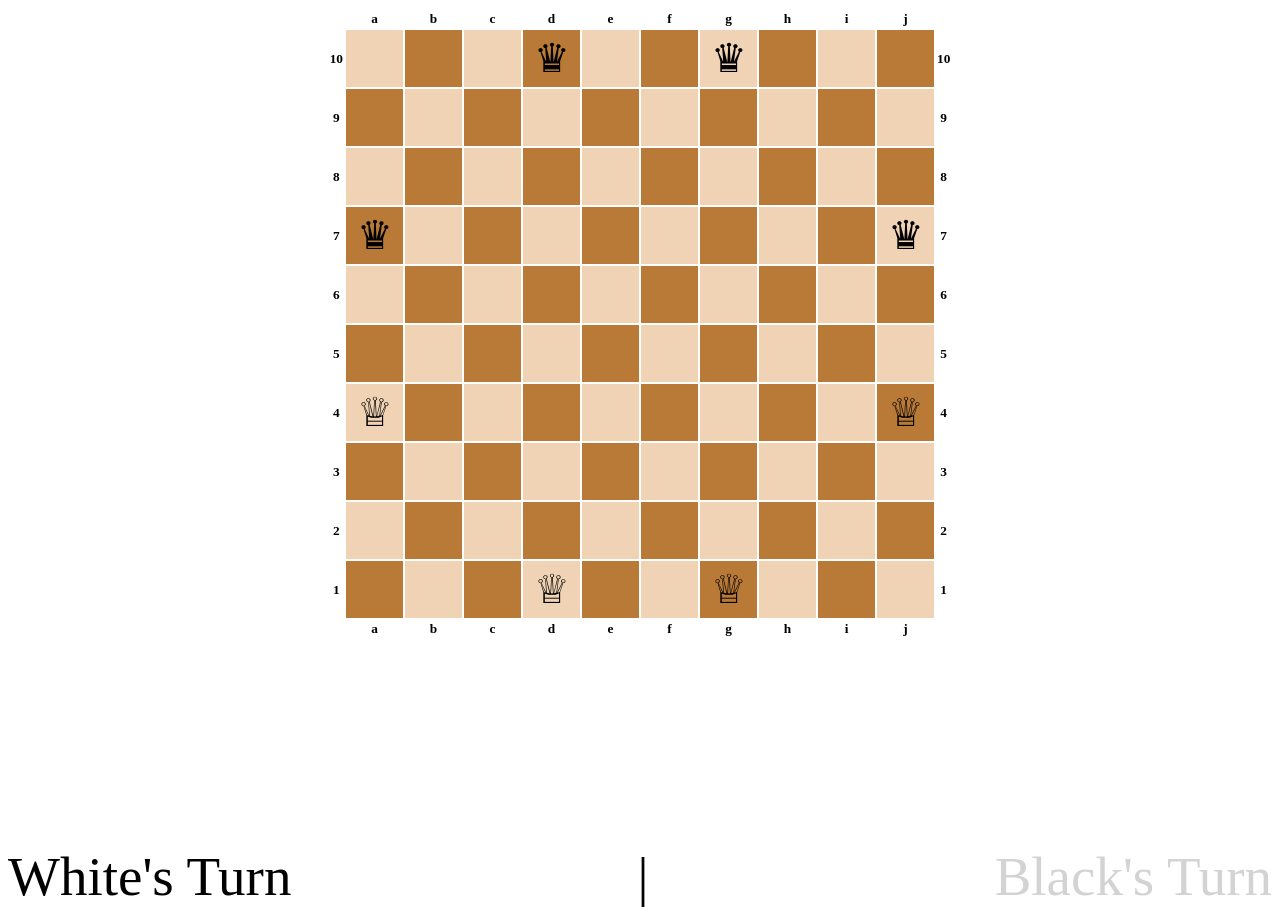
<file: index.html>
<!DOCTYPE html>
<html lang="en">
    
    <head><title>GameOfAmazons</title>
        <meta charset="UTF-8">
    <meta name="viewport" content="width=device-width, initial-scale=1.0">
        <link rel="stylesheet" type="text/css" href="style.css" />
        <script defer src="script.js"></script>

    </head>
    

    <body>
        <main>
        <div  class="white-turn-text mobile">
            White's Turn
        </div>
        <table>
            <tr>
                <th class="notations_cornor"></th>
                <th class="notations_hor">a</th><th class="notations_hor">b</th>
                <th class="notations_hor">c</th><th  class="notations_hor">d</th>
                <th class="notations_hor">e</th><th class="notations_hor">f</th>
                <th class="notations_hor">g</th><th class="notations_hor">h</th>
                <th class="notations_hor">i</th><th class="notations_hor">j</th>
                <th class="notations_cornor"></th>

            </tr>
            <tr>
                <!-- 10 -->
                <th class="notations_ver">10</th>
                <td class="lightsquare"></td><td></td>
                <td class="lightsquare"></td><td><div class="black-piece" id="1">♛</div></td>
                <td class="lightsquare"></td><td></td>
                <td class="lightsquare"><div class="black-piece" id="2">♛</div> </td><td></td>
                <td class="lightsquare"></td><td></td>
                <th class="notations_ver">10</th>
            </tr>
            <tr>
                <!-- 9 -->
                <th class="notations_ver">9</th>
                <td></td><td class="lightsquare"></td>
                <td></td><td class="lightsquare"></td>
                <td></td><td class="lightsquare"></td>
                <td></td><td class="lightsquare"></td>
                <td></td><td class="lightsquare"></td>
                <th class="notations_ver">9</th>
            </tr>
            <tr>
                <!-- 8 -->
                <th class="notations_ver">8</th>
                <td class="lightsquare"></td><td></td>
                <td class="lightsquare"></td><td></td>
                <td class="lightsquare"></td><td></td>
                <td class="lightsquare"></td><td></td>
                <td class="lightsquare"></td><td></td>
                <th class="notations_ver">8</th>
            </tr>
            <tr>
                <!-- 7 -->
                <th class="notations_ver">7</th>
                <td><div class="black-piece" id="3">♛</div> </td><td class="lightsquare"></td>
                <td></td><td class="lightsquare"></td>
                <td></td><td class="lightsquare"></td>
                <td></td><td class="lightsquare"></td>
                <td></td><td class="lightsquare"><div class="black-piece" id="4">♛</div></td>
                <th class="notations_ver">7</th>
                
            </tr>
            <tr>
                <!-- 6 -->
                <th class="notations_ver">6</th>
                <td class="lightsquare"></td><td></td>
                <td class="lightsquare"></td><td></td>
                <td class="lightsquare"></td><td></td>
                <td class="lightsquare"></td><td></td>
                <td class="lightsquare"></td><td></td>
                <th class="notations_ver">6</td>
            </tr>
            <tr>
                <!-- 5 -->
                <th class="notations_ver">5</th>
                <td></td><td class="lightsquare"></td>
                <td></td><td class="lightsquare"></td>
                <td></td><td class="lightsquare"></td>
                <td></td><td class="lightsquare"></td>
                <td></td><td class="lightsquare"></td>
                <th class="notations_ver">5</th>
                
            </tr>
            <tr>
                <!-- 4 -->
                <th class="notations_ver">4</th>
                <td class="lightsquare"><div class="white-piece" id="5">♕</div></td><td></td>
                <td class="lightsquare"></td><td></td>
                <td class="lightsquare"></td><td></td>
                <td class="lightsquare"></td><td></td>
                <td class="lightsquare"></td><td><div class="white-piece" id="6">♕</div></td>
                <th class="notations_ver">4</th>
            </tr>
            <tr>
                <!-- 3 -->
                <th class="notations_ver">3</th>
                <td></td><td class="lightsquare"></td>
                <td></td><td class="lightsquare"></td>
                <td></td><td class="lightsquare"></td>
                <td></td><td class="lightsquare"></td>
                <td></td><td class="lightsquare"></td>
                <th class="notations_ver">3</th>
                
            </tr>
            <tr>
                <!-- 2 -->
                <th class="notations_ver">2</th>
                <td class="lightsquare"></td><td></td>
                <td class="lightsquare"></td><td></td>
                <td class="lightsquare"></td><td></td>
                <td class="lightsquare"></td><td></td>
                <td class="lightsquare"></td><td></td>
                <th class="notations_ver">2</th>
            </tr>
            <tr>
                <!-- 1 -->
                <th class="notations_ver">1</th>
                <td></td><td class="lightsquare"></td>
                <td></td><td class="lightsquare"><div class="white-piece" id="7">♕</div></td>
                <td></td><td class="lightsquare"></td>
                <td><div class="white-piece" id="8">♕</div></td><td class="lightsquare"></td>
                <td></td><td class="lightsquare"></td>
                <th class="notations_ver">1</th>
                
            </tr>
            <tr>
                <th class="notations_cornor"></th>
                <th  class="notations_hor">a</th><th class="notations_hor">b</th>
                <th class="notations_hor">c</th><th  class="notations_hor">d</th>
                <th class="notations_hor">e</th><th class="notations_hor">f</th>
                <th class="notations_hor">g</th><th class="notations_hor">h</th>
                <th class="notations_hor">i</th><th class="notations_hor">j</th>
                <th class="notations_cornor"></th>

            </tr>
            
        </table>


        <div class="desktop">
        <div class="white-turn-text">White's Turn</div>
        <div id="divider">|</div>
        <div class="black-turn-text">Black's Turn</div>
    </div>
    <div class="black-turn-text mobile">
        Black's Turn
    </div>
</main>
    </body>
</html>
</file>
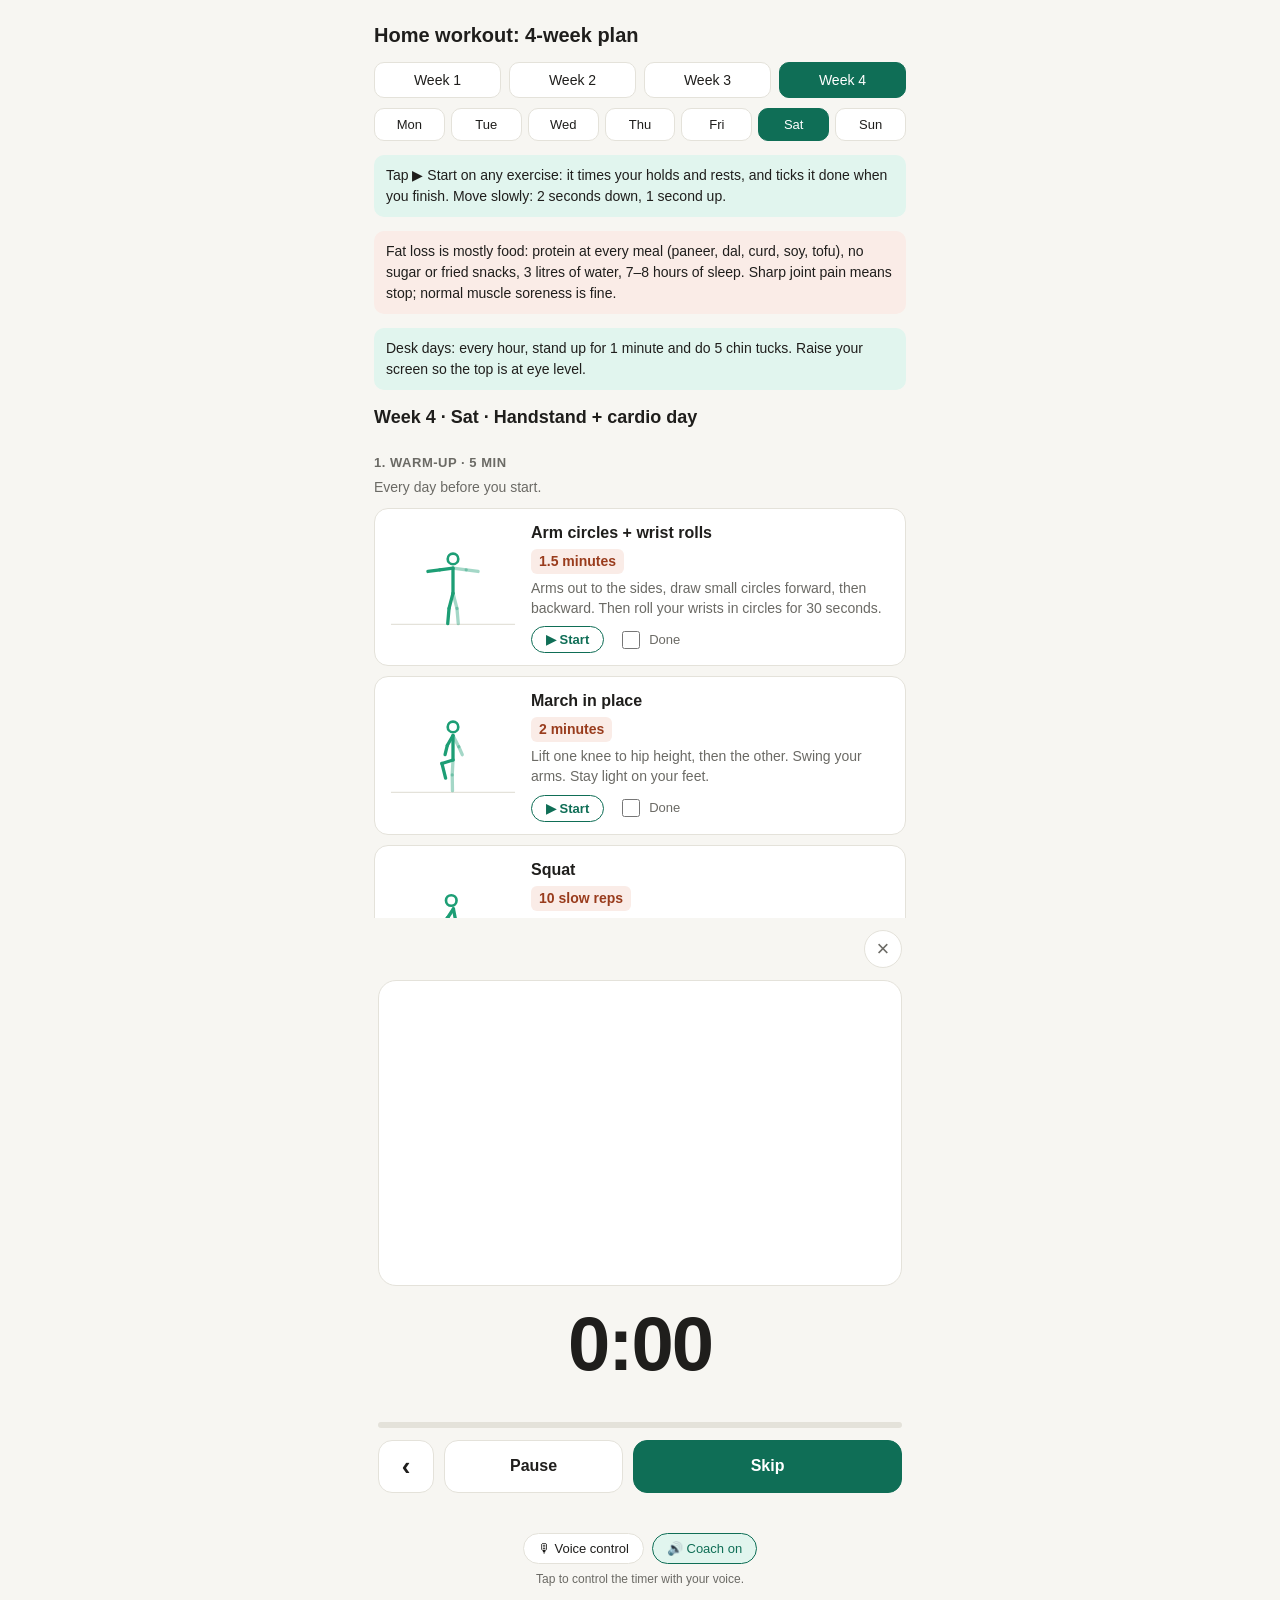
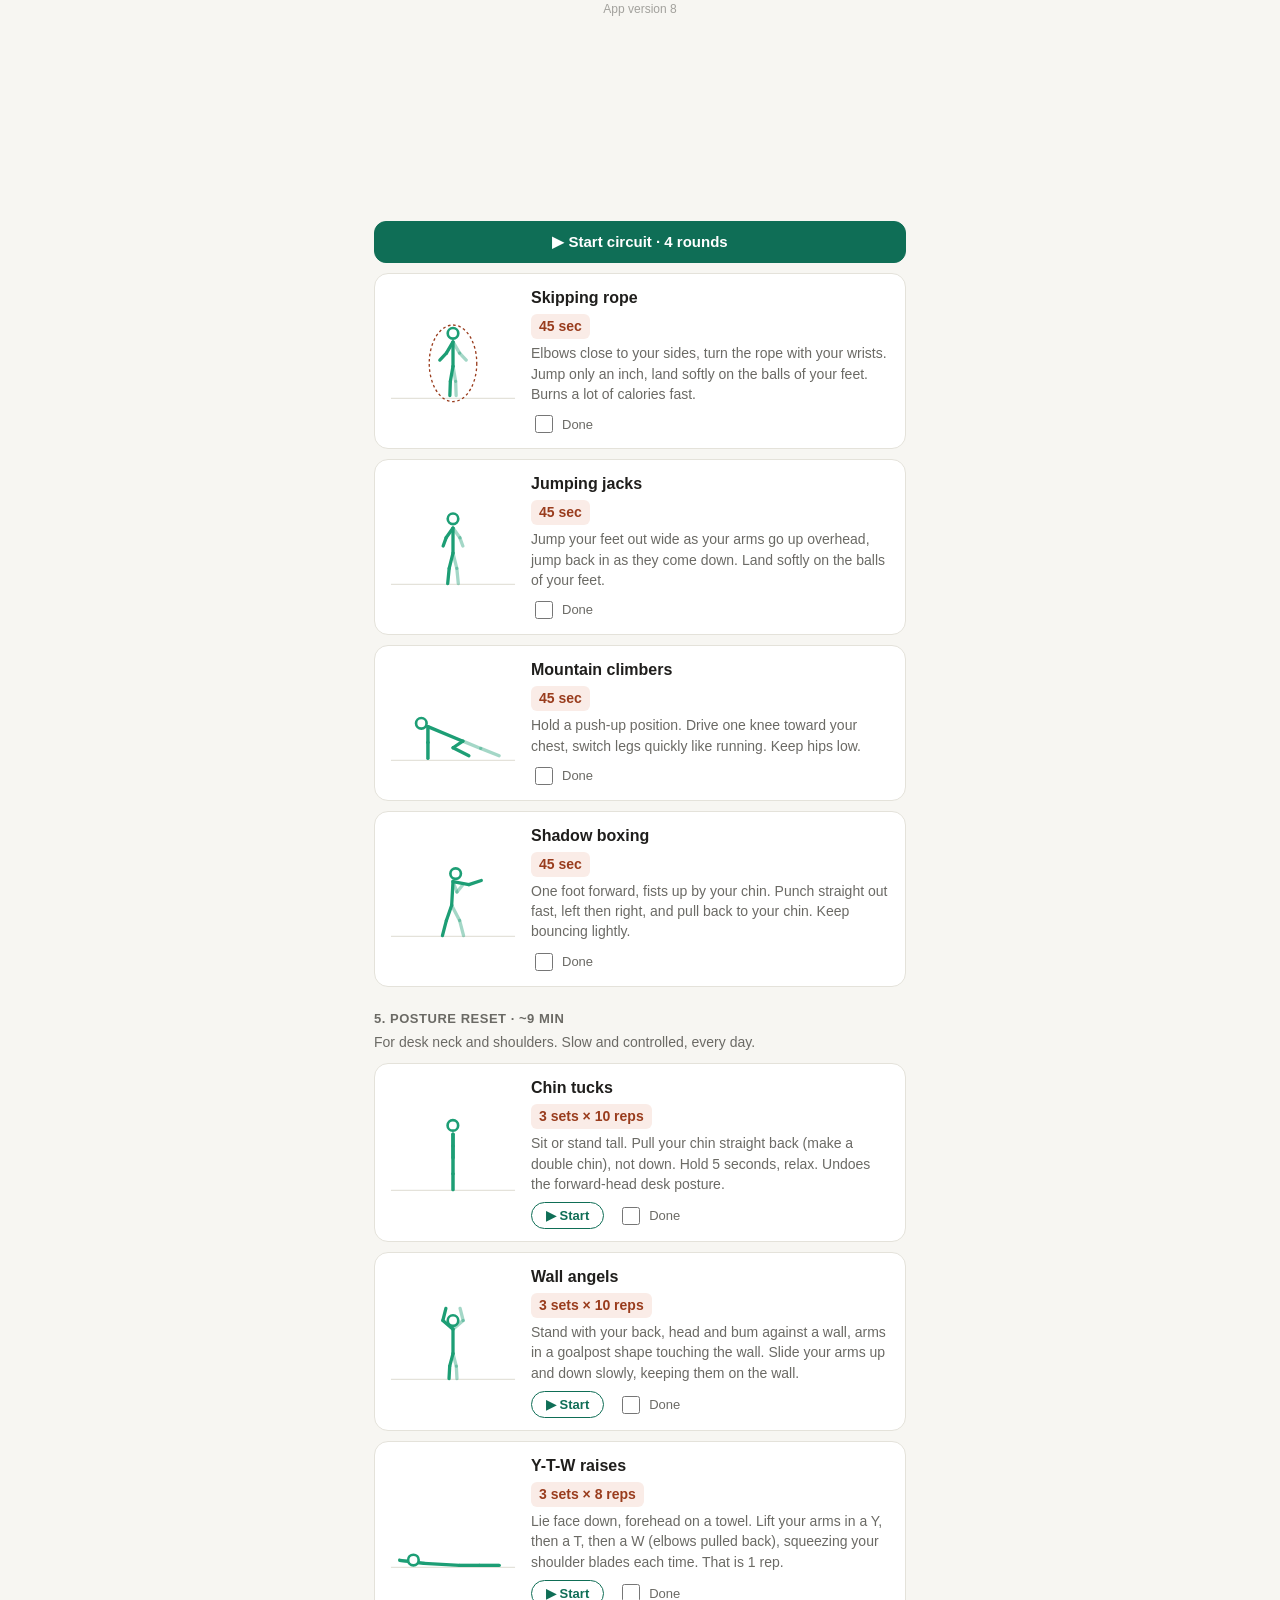
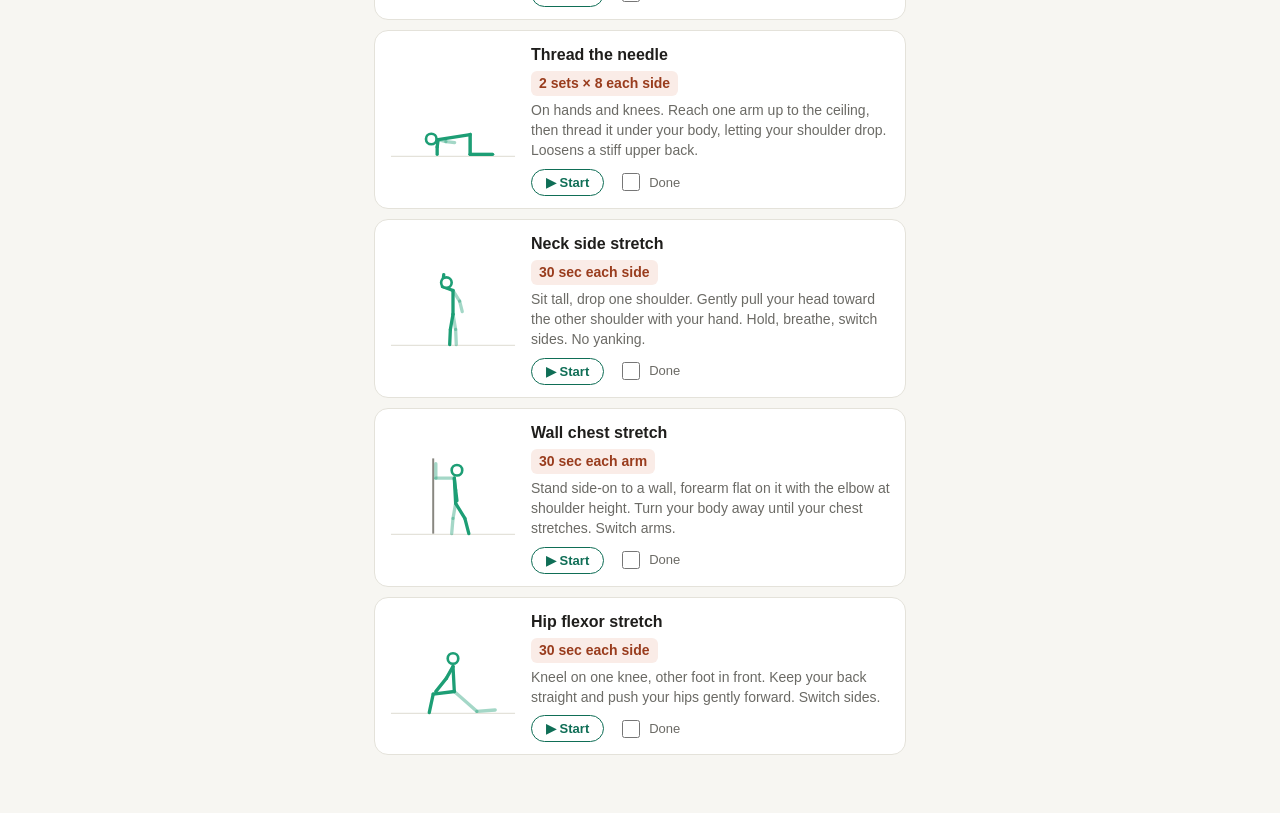
<file: workout/index.html>
<!DOCTYPE html>
<html lang="en">
<head>
<meta charset="utf-8">
<meta name="viewport" content="width=device-width, initial-scale=1, viewport-fit=cover">
<meta name="theme-color" content="#0f6e56">
<link rel="manifest" href="manifest.webmanifest">
<link rel="icon" href="icon-192.png">
<link rel="apple-touch-icon" href="icon-192.png">
<title>Home workout: 4-week plan</title>
<style>
:root{--bg:#f7f6f2;--card:#ffffff;--text:#1f1e1c;--muted:#6b6a65;--line:#e4e2da;--accent:#0f6e56;--accent-bg:#e1f5ee;--fig:#1d9e75;--prop:#888780;--warm:#993c1d;--warm-bg:#faece7}
@media (prefers-color-scheme:dark){:root{--bg:#1a1a18;--card:#262624;--text:#eeede8;--muted:#a3a29c;--line:#3a3a37;--accent:#5dcaa5;--accent-bg:#0b3a2f;--fig:#5dcaa5;--prop:#888780;--warm:#f0997b;--warm-bg:#3d2015}}
*{box-sizing:border-box}
body{margin:0;background:var(--bg);color:var(--text);font:16px/1.5 -apple-system,BlinkMacSystemFont,"Segoe UI",Roboto,sans-serif}
.wrap{max-width:560px;margin:0 auto;padding:16px 14px 48px}
h1{font-size:20px;font-weight:600;margin:4px 0 12px}
.seg{display:flex;gap:8px;margin-bottom:10px}
.seg button,.days button{flex:1;border:1px solid var(--line);background:var(--card);color:var(--text);border-radius:10px;padding:10px 0;font-size:15px;font-weight:500;cursor:pointer}
.days{display:grid;grid-template-columns:repeat(7,1fr);gap:6px;margin-bottom:14px}
.days button{padding:8px 0;font-size:13px}
.seg button{font-size:14px;padding:9px 0}
.seg button.on,.days button.on{background:var(--accent);border-color:var(--accent);color:#fff}
.days button.today:not(.on){border-color:var(--accent);color:var(--accent)}
.tip{background:var(--accent-bg);color:var(--text);border-radius:10px;padding:10px 12px;font-size:14px;margin-bottom:14px}
.sec{font-size:13px;font-weight:600;letter-spacing:.04em;text-transform:uppercase;color:var(--muted);margin:22px 0 4px}
.secnote{font-size:14px;color:var(--muted);margin:0 0 10px}
.card{background:var(--card);border:1px solid var(--line);border-radius:14px;padding:12px;margin-bottom:10px;display:grid;grid-template-columns:132px 1fr;gap:12px;align-items:center}
.card.done{opacity:.5}
.card svg{width:132px;height:84px;display:block}
.name{font-weight:600;font-size:16px}
.dose{display:inline-block;background:var(--warm-bg);color:var(--warm);font-weight:600;font-size:14px;border-radius:6px;padding:2px 8px;margin:4px 0}
.how{font-size:14px;color:var(--muted);line-height:1.45}
.chk{display:flex;align-items:center;gap:6px;font-size:13px;color:var(--muted);margin-top:6px;cursor:pointer}
.chk input{width:18px;height:18px;accent-color:var(--accent)}
.actions{display:flex;align-items:center;gap:14px;margin-top:8px}
.actions .chk{margin-top:0}
.go{border:1px solid var(--accent);background:transparent;color:var(--accent);border-radius:999px;padding:5px 14px;font-size:13px;font-weight:600;cursor:pointer}
.go.wide{display:block;width:100%;padding:11px;border-radius:12px;font-size:15px;margin:0 0 10px;background:var(--accent);color:#fff}
.card.live{border-color:var(--accent);box-shadow:0 0 0 3px var(--accent-bg)}
.clock{display:inline-block;font-size:13px;font-weight:500;color:var(--accent);background:var(--accent-bg);border-radius:999px;padding:2px 10px;margin-left:4px;vertical-align:middle;font-variant-numeric:tabular-nums}
#bar{position:fixed;inset:0;z-index:10;background:var(--bg);transform:translateY(102%);transition:transform .3s ease;overflow-y:auto}
#bar.open{transform:none}
#bar .in{max-width:560px;min-height:100%;margin:0 auto;padding:calc(12px + env(safe-area-inset-top)) 18px calc(18px + env(safe-area-inset-bottom));display:flex;flex-direction:column}
.bt{display:flex;justify-content:space-between;align-items:center}
.bname{font-weight:600;font-size:20px}
.bx{background:var(--card);border:1px solid var(--line);color:var(--muted);width:38px;height:38px;border-radius:50%;font-size:22px;line-height:1;cursor:pointer}
.bfig{flex:1;min-height:150px;max-height:34vh;background:var(--card);border:1px solid var(--line);border-radius:18px;margin:12px 0 8px;display:flex;align-items:center;justify-content:center;padding:8px}
.bfig svg{width:100%;height:100%;max-height:30vh}
.bhow{font-size:14px;color:var(--muted);line-height:1.45;margin-bottom:6px}
.bphase{font-size:15px;color:var(--muted);text-align:center;margin-top:4px;font-weight:500}
.bphase.rest{color:var(--warm)}
.btime{font-size:76px;font-weight:600;text-align:center;font-variant-numeric:tabular-nums;letter-spacing:-2px;line-height:1.05}
.btime.paused{opacity:.4}
.bbig{text-align:center;font-weight:600;font-size:18px;color:var(--accent);min-height:26px}
.prog{height:6px;background:var(--line);border-radius:3px;overflow:hidden;margin:12px 0}
.prog div{height:100%;width:0;background:var(--accent);transition:width .25s linear}
.bbtns{display:grid;grid-template-columns:56px 1fr 1.5fr;gap:10px}
#bBack{font-size:26px;padding:10px 0}
.bbtns button{border-radius:14px;padding:16px;font-size:16px;font-weight:600;cursor:pointer;border:1px solid var(--line);background:var(--card);color:var(--text)}
.bbtns button.pri{background:var(--accent);border-color:var(--accent);color:#fff}
.bup{font-size:13px;color:var(--muted);text-align:center;margin-top:10px;min-height:18px}
.bvoice{display:flex;gap:8px;justify-content:center;margin-top:12px}
.chip{border:1px solid var(--line);background:var(--card);color:var(--text);border-radius:999px;padding:7px 14px;font-size:13px;font-weight:500;cursor:pointer}
.chip.off{opacity:.55}
.chip.on{border-color:var(--accent);color:var(--accent);background:var(--accent-bg)}
.bhint{font-size:12px;color:var(--muted);text-align:center;margin-top:6px;min-height:16px}
.bfoot{font-size:12px;color:var(--muted);text-align:center;margin-top:6px}
body.baropen{overflow:hidden}
</style>
</head>
<body>
<div class="wrap">
<h1>Home workout: 4-week plan</h1>
<div class="seg" id="weeks"></div>
<div class="days" id="days"></div>
<div class="tip">Tap ▶ Start on any exercise: it times your holds and rests, and ticks it done when you finish. Move slowly: 2 seconds down, 1 second up.</div>
<div class="tip" style="background:var(--warm-bg)">Fat loss is mostly food: protein at every meal (paneer, dal, curd, soy, tofu), no sugar or fried snacks, 3 litres of water, 7–8 hours of sleep. Sharp joint pain means stop; normal muscle soreness is fine.</div>
<div class="tip">Desk days: every hour, stand up for 1 minute and do 5 chin tucks. Raise your screen so the top is at eye level.</div>
<div id="plan"></div>
</div>
<div id="bar" role="dialog" aria-label="Exercise timer"><div class="in">
<div class="bt"><div class="bname" id="bName"></div><button class="bx" id="bClose" aria-label="Close timer">×</button></div>
<div class="bfig" id="bFig"></div>
<div class="bhow" id="bHow"></div>
<div class="bphase" id="bPhase"></div>
<div class="btime" id="bTime">0:00</div>
<div class="bbig" id="bBig"></div>
<div class="prog"><div id="bProg"></div></div>
<div class="bbtns"><button id="bBack" aria-label="Go back one step">‹</button><button id="bPause">Pause</button><button class="pri" id="bNext">Skip</button></div>
<div class="bup" id="bUp"></div>
<div class="bvoice"><button class="chip" id="bMic">🎙 Voice control</button><button class="chip" id="bCoach">🔊 Coach on</button></div>
<div class="bhint" id="bMicHint"></div>
<div class="bfoot" id="bFoot"></div>
<div class="bfoot" style="opacity:.6">App version 8</div>
</div></div>
<script>
const EX={
armcircles:{name:'Arm circles + wrist rolls',how:'Arms out to the sides, draw small circles forward, then backward. Then roll your wrists in circles for 30 seconds.',per:1.6,
 A:{h:[100,20],s:[100,34],eA:[80,28],hA:[62,22],eB:[120,28],hB:[138,22],p:[100,72],kA:[94,95],fA:[92,118],kB:[106,95],fB:[108,118]},
 B:{h:[100,20],s:[100,34],eA:[80,40],hA:[62,46],eB:[120,40],hB:[138,46],p:[100,72],kA:[94,95],fA:[92,118],kB:[106,95],fB:[108,118]}},
march:{name:'March in place',how:'Lift one knee to hip height, then the other. Swing your arms. Stay light on your feet.',per:1.1,
 A:{h:[100,20],s:[100,33],eA:[90,48],hA:[86,62],eB:[110,50],hB:[116,62],p:[100,70],kA:[82,74],fA:[88,96],kB:[100,94],fB:[100,118]},
 B:{h:[100,20],s:[100,33],eA:[110,50],hA:[116,62],eB:[90,48],hB:[86,62],p:[100,70],kA:[100,94],fA:[100,118],kB:[82,74],fB:[88,96]}},
jog:{name:'Jog in place',how:'Like marching, but faster and on the balls of your feet. Pump your arms. Slow to a march if your knees hurt.',per:.6},
squat:{name:'Squat',how:'Feet shoulder-width. Push hips back and down like sitting on a chair, chest up, heels on the floor. Stand back up.',per:2.6,
 A:{h:[98,20],s:[100,33],eA:[96,50],hA:[92,66],p:[100,70],kA:[98,94],fA:[100,118]},
 B:{h:[96,42],s:[102,54],eA:[84,58],hA:[64,58],p:[124,86],kA:[92,92],fA:[100,118]}},
pushup:{name:'Push-up',how:'Hands under shoulders, body in one straight line. Lower your chest close to the floor, push back up. Too hard? Do the same on your knees.',per:2.6,
 A:{h:[52,63],s:[62,68],eA:[62,92],hA:[62,116],p:[115,90],kA:[142,101],fA:[170,112]},
 B:{h:[51,94],s:[62,98],eA:[80,106],hA:[62,116],p:[115,106],kA:[142,110],fA:[170,114]}},
plank:{name:'Plank',how:'Forearms on the floor, elbows under shoulders, up on your toes. Body straight from head to heels. Squeeze your bum and stomach. Hold.',
 A:{h:[50,90],s:[62,94],eA:[62,116],hA:[38,116],p:[115,104],kA:[142,109],fA:[170,114]}},
superman:{name:'Superman hold',how:'Lie face down, arms stretched forward. Lift arms, chest and legs a few inches off the floor. Look at the floor. Hold.',per:3,
 A:{h:[40,107],s:[56,113],eA:[36,115],hA:[16,115],p:[110,116],kA:[140,116],fA:[170,116]},
 B:{h:[46,92],s:[58,104],eA:[38,100],hA:[18,95],p:[110,114],kA:[140,110],fA:[170,102]}},
bridge:{name:'Glute bridge',how:'Lie on your back, knees bent, feet flat. Push through your heels and lift your hips until your body is straight from knees to shoulders. Squeeze, lower slowly.',per:2.4,
 A:{h:[28,110],s:[44,114],eA:[70,116],hA:[94,116],p:[100,114],kA:[126,90],fA:[146,116]},
 B:{h:[28,110],s:[44,114],eA:[70,116],hA:[94,116],p:[100,94],kA:[130,84],fA:[146,116]}},
row:{name:'Table row',how:'Use a strong dining table. Lie on your back under its edge, grip it with both hands, heels on the floor, body straight. Pull your chest up to the table, lower slowly. Bend your knees to make it easier.',per:2.6,
 prop:'<rect x="20" y="40" width="100" height="6" rx="2" fill="none" stroke="var(--prop)" stroke-width="2"/><line x1="30" y1="46" x2="30" y2="118" stroke="var(--prop)" stroke-width="2"/><line x1="86" y1="46" x2="86" y2="118" stroke="var(--prop)" stroke-width="2"/>',
 A:{h:[104,79],s:[116,84],eA:[116,65],hA:[116,46],p:[154,100],kA:[172,108],fA:[190,116]},
 B:{h:[105,59],s:[116,66],eA:[134,58],hA:[116,46],p:[154,91],kA:[172,103],fA:[190,116]}},
wallplank:{name:'Wall plank',how:'Get in push-up position with your feet against a wall. Walk your feet up the wall to knee height. Arms straight, body tight. Hold. This is your first handstand step.',
 prop:'<line x1="186" y1="10" x2="186" y2="118" stroke="var(--prop)" stroke-width="3"/>',
 A:{h:[48,88],s:[60,92],eA:[60,104],hA:[60,116],p:[120,86],kA:[150,83],fA:[182,80]}},
stepjack:{name:'Step jacks',how:'A jumping jack without the jump. Step one foot out to the side as both arms go up, step back in as they come down. Switch sides each time.',per:1.4,
 A:{h:[100,20],s:[100,34],eA:[90,52],hA:[86,68],eB:[110,52],hB:[114,68],p:[100,72],kA:[95,95],fA:[94,118],kB:[105,95],fB:[106,118]},
 B:{h:[100,20],s:[100,34],eA:[86,24],hA:[78,8],eB:[114,24],hB:[122,8],p:[100,72],kA:[95,95],fA:[94,118],kB:[114,95],fB:[126,118]}},
stepup:{name:'Step-ups',how:'Use the bottom stair or a sturdy low step. Step up with one foot, bring the other up, step down. Switch the leading foot each round.',per:2.2,
 prop:'<rect x="105" y="104" width="60" height="14" fill="none" stroke="var(--prop)" stroke-width="2"/>',
 A:{h:[80,20],s:[80,33],eA:[80,50],hA:[80,66],p:[80,70],kA:[80,94],fA:[80,118],kB:[82,94],fB:[82,118]},
 B:{h:[132,10],s:[132,22],eA:[132,38],hA:[132,54],p:[132,58],kA:[132,81],fA:[132,104],kB:[134,81],fB:[134,104]}},
boxing:{name:'Shadow boxing',how:'One foot forward, fists up by your chin. Punch straight out fast, left then right, and pull back to your chin. Keep bouncing lightly.',per:.9,
 A:{h:[104,24],s:[100,36],eA:[110,50],hA:[118,36],eB:[106,52],hB:[114,42],p:[98,72],kA:[90,95],fA:[84,118],kB:[110,95],fB:[116,118]},
 B:{h:[104,24],s:[100,36],eA:[128,38],hA:[150,34],eB:[106,52],hB:[114,42],p:[98,72],kA:[90,95],fA:[84,118],kB:[110,95],fB:[116,118]}},
hamstring:{name:'Hamstring stretch',how:'Sit with legs straight in front. Reach for your toes until you feel a stretch behind your legs. No bouncing.',
 A:{h:[122,82],s:[112,90],eA:[130,102],hA:[148,110],p:[72,116],kA:[110,116],fA:[150,116]}},
quad:{name:'Quad stretch',how:'Stand on one leg, hold the other foot behind you, pull your heel toward your bum. Hold a wall for balance. Switch legs.',
 A:{h:[100,20],s:[100,33],eA:[86,44],hA:[72,40],eB:[110,52],hB:[118,70],p:[100,70],kA:[100,94],fA:[100,118],kB:[102,96],fB:[120,72]}},
chest:{name:'Wall chest stretch',how:'Stand side-on to a wall, forearm flat on it with the elbow at shoulder height. Turn your body away until your chest stretches. Switch arms.',
 prop:'<line x1="70" y1="4" x2="70" y2="118" stroke="var(--prop)" stroke-width="3"/>',
 A:{h:[106,22],s:[102,34],eA:[104,52],hA:[106,68],eB:[74,34],hB:[74,12],p:[104,72],kA:[118,95],fA:[124,118],kB:[100,95],fB:[98,118]}},
child:{name:"Child's pose",how:'Kneel, sit back on your heels, reach your arms forward on the floor and rest your forehead down. Breathe slowly.',
 A:{h:[60,101],s:[72,108],eA:[46,114],hA:[20,116],p:[120,100],kA:[84,116],fA:[130,116]}},
lunge:{name:'Hip flexor stretch',how:'Kneel on one knee, other foot in front. Keep your back straight and push your hips gently forward. Switch sides.',
 A:{h:[100,36],s:[100,48],eA:[90,66],hA:[74,86],p:[102,86],kA:[70,90],fA:[64,118],kB:[136,116],fB:[164,114]}}
};
Object.assign(EX,{
pike:{name:'Pike push-up',how:'Make an upside-down V: hands and feet on the floor, hips high. Bend your elbows and lower the top of your head toward the floor, push back up. Builds handstand strength.',per:2.6,
 A:{h:[66,96],s:[72,84],eA:[66,100],hA:[60,116],p:[106,48],kA:[128,83],fA:[150,118]},
 B:{h:[66,108],s:[76,98],eA:[86,108],hA:[60,116],p:[110,58],kA:[130,88],fA:[150,118]}},
decline:{name:'Decline push-up',how:'Push-up with your feet up on a low, steady step or the cot (only if it doesn\'t slide). Body straight, lower your chest to the floor, push up. Harder than a normal push-up.',per:2.6,
 prop:'<rect x="150" y="86" width="46" height="32" rx="3" fill="none" stroke="var(--prop)" stroke-width="2"/>',
 A:{h:[44,60],s:[56,64],eA:[56,90],hA:[56,116],p:[116,74],kA:[146,79],fA:[176,84]},
 B:{h:[44,96],s:[56,98],eA:[74,106],hA:[56,116],p:[116,91],kA:[146,88],fA:[176,84]}},
lunge2:{name:'Reverse lunge',how:'Stand tall, hands on hips. Step one foot back and lower until your back knee nearly touches the floor. Push through the front heel to stand. Switch legs.',per:2.6,
 A:{h:[100,20],s:[100,33],eA:[110,50],hA:[102,66],p:[100,70],kA:[100,94],fA:[100,118]},
 B:{h:[104,33],s:[104,46],eA:[114,62],hA:[106,78],p:[104,84],kA:[80,90],fA:[80,118],kB:[116,112],fB:[140,116]}},
hollow:{name:'Hollow hold',how:'Lie on your back, press your lower back into the floor. Lift your shoulders, arms and straight legs a little off the floor like a banana. Hold.',
 A:{h:[44,104],s:[58,108],eA:[42,96],hA:[26,86],p:[110,116],kA:[140,110],fA:[170,104]}},
sbridge:{name:'Single-leg glute bridge',how:'Same as a glute bridge, but keep one leg straight in the air. Push through the other heel, lift your hips, lower slowly. Switch legs.',per:2.4,
 A:{h:[28,110],s:[44,114],eA:[70,116],hA:[94,116],p:[100,114],kA:[126,90],fA:[146,116],kB:[128,104],fB:[156,94]},
 B:{h:[28,110],s:[44,114],eA:[70,116],hA:[94,116],p:[100,94],kA:[130,84],fA:[146,116],kB:[130,84],fB:[160,74]}},
wallhold:{name:'Chest-to-wall handstand',how:'Start in a wall plank, walk your feet up and your hands toward the wall until your body is almost straight upside down, chest facing the wall. Hold, then walk down slowly.',
 prop:'<line x1="154" y1="2" x2="154" y2="118" stroke="var(--prop)" stroke-width="3"/>',
 A:{h:[124,100],s:[134,88],eA:[132,102],hA:[130,116],p:[142,50],kA:[146,30],fA:[150,10]}},
jacks:{name:'Jumping jacks',how:'Jump your feet out wide as your arms go up overhead, jump back in as they come down. Land softly on the balls of your feet.',per:1,
 A:{h:[100,20],s:[100,34],eA:[90,52],hA:[86,68],eB:[110,52],hB:[114,68],p:[100,72],kA:[95,95],fA:[94,118],kB:[105,95],fB:[106,118]},
 B:{h:[100,18],s:[100,32],eA:[86,22],hA:[78,6],eB:[114,22],hB:[122,6],p:[100,70],kA:[88,94],fA:[76,118],kB:[112,94],fB:[124,118]}},
highknees:{name:'High knees',how:'Run in place bringing each knee up to hip height, fast. Pump your arms. Stay on the balls of your feet.',per:.5,
 A:{h:[100,20],s:[100,33],eA:[90,48],hA:[86,62],eB:[110,50],hB:[116,62],p:[100,70],kA:[78,68],fA:[84,92],kB:[100,94],fB:[100,118]},
 B:{h:[100,20],s:[100,33],eA:[110,50],hA:[116,62],eB:[90,48],hB:[86,62],p:[100,70],kA:[100,94],fA:[100,118],kB:[78,68],fB:[84,92]}},
climber:{name:'Mountain climbers',how:'Hold a push-up position. Drive one knee toward your chest, switch legs quickly like running. Keep hips low.',per:.7,
 A:{h:[52,63],s:[62,68],eA:[62,92],hA:[62,116],p:[115,90],kA:[100,100],fA:[124,112],kB:[142,101],fB:[170,112]},
 B:{h:[52,63],s:[62,68],eA:[62,92],hA:[62,116],p:[115,90],kA:[142,101],fA:[170,112],kB:[100,100],fB:[124,112]}}
});
EX.backwidow={name:'Back widow',how:'Lie on your back, knees bent, elbows bent at your sides. Press your elbows into the floor to lift your upper back off it. Hold 2 seconds, lower slowly. Works the upper back.',per:2.6,
 A:{h:[28,110],s:[44,114],eA:[62,116],hA:[66,98],p:[100,114],kA:[126,90],fA:[146,116]},
 B:{h:[32,96],s:[46,102],eA:[62,116],hA:[66,98],p:[100,114],kA:[126,90],fA:[146,116]}};
EX.supermanpull={name:'Superman pull',how:'Lie face down, arms stretched forward, lifted a little. Pull your elbows down to your ribs and squeeze your back, then reach forward again. Like a pull-up, lying down.',per:2.4,
 A:{h:[40,107],s:[56,113],eA:[36,110],hA:[16,107],p:[110,116],kA:[140,116],fA:[170,116]},
 B:{h:[42,100],s:[58,108],eA:[76,104],hA:[58,98],p:[110,116],kA:[140,116],fA:[170,116]}};
EX.towelcurl={name:'Towel curl hold',how:'Stand on the middle of a towel, hold both ends, elbows at your sides. Curl up as hard as you can against the towel and hold. Works the biceps.',
 prop:'<line x1="80" y1="56" x2="96" y2="117" stroke="var(--warm)" stroke-width="3" stroke-dasharray="5 4"/>',
 A:{h:[100,20],s:[100,33],eA:[100,54],hA:[80,54],p:[100,70],kA:[100,94],fA:[100,118]}};
EX.rope={name:'Skipping rope',how:'Elbows close to your sides, turn the rope with your wrists. Jump only an inch, land softly on the balls of your feet. Burns a lot of calories fast.',per:.55,
 prop:'<ellipse cx="100" cy="66" rx="36" ry="58" fill="none" stroke="var(--warm)" stroke-width="2" stroke-dasharray="4 4"/>',
 A:{h:[100,22],s:[100,35],eA:[90,52],hA:[80,62],eB:[110,52],hB:[120,62],p:[100,72],kA:[96,95],fA:[95,117],kB:[104,95],fB:[105,117]},
 B:{h:[100,16],s:[100,29],eA:[90,46],hA:[80,58],eB:[110,46],hB:[120,58],p:[100,66],kA:[96,88],fA:[96,108],kB:[104,88],fB:[104,108]}};
EX.chintuck={name:'Chin tucks',how:'Sit or stand tall. Pull your chin straight back (make a double chin), not down. Hold 5 seconds, relax. Undoes the forward-head desk posture.',per:3,
 A:{h:[94,20],s:[100,34],eA:[100,52],hA:[100,68],p:[100,70],kA:[100,94],fA:[100,118]},
 B:{h:[103,21],s:[100,34],eA:[100,52],hA:[100,68],p:[100,70],kA:[100,94],fA:[100,118]}};
EX.wallangel={name:'Wall angels',how:'Stand with your back, head and bum against a wall, arms in a goalpost shape touching the wall. Slide your arms up and down slowly, keeping them on the wall.',per:3.2,
 A:{h:[100,30],s:[100,43],eA:[80,43],hA:[80,24],eB:[120,43],hB:[120,24],p:[100,80],kA:[95,99],fA:[94,118],kB:[105,99],fB:[106,118]},
 B:{h:[100,30],s:[100,43],eA:[86,26],hA:[92,8],eB:[114,26],hB:[108,8],p:[100,80],kA:[95,99],fA:[94,118],kB:[105,99],fB:[106,118]}};
EX.ytw={name:'Y-T-W raises',how:'Lie face down, forehead on a towel. Lift your arms in a Y, then a T, then a W (elbows pulled back), squeezing your shoulder blades each time. That is 1 rep.',per:2.6,
 A:{h:[40,108],s:[56,113],eA:[38,114],hA:[18,114],p:[110,116],kA:[140,116],fA:[170,116]},
 B:{h:[40,108],s:[56,113],eA:[40,104],hA:[22,96],p:[110,116],kA:[140,116],fA:[170,116]}};
EX.thread={name:'Thread the needle',how:'On hands and knees. Reach one arm up to the ceiling, then thread it under your body, letting your shoulder drop. Loosens a stiff upper back.',per:3.2,
 A:{h:[64,82],s:[76,86],eA:[76,101],hA:[76,116],eB:[80,66],hB:[84,46],p:[126,86],kA:[126,116],fA:[160,116]},
 B:{h:[68,96],s:[78,96],eA:[76,106],hA:[76,116],eB:[92,106],hB:[108,114],p:[126,86],kA:[126,116],fA:[160,116]}};
EX.neck={name:'Neck side stretch',how:'Sit tall, drop one shoulder. Gently pull your head toward the other shoulder with your hand. Hold, breathe, switch sides. No yanking.',
 A:{h:[90,24],s:[100,36],eA:[84,30],hA:[86,12],eB:[110,52],hB:[114,68],p:[100,72],kA:[96,95],fA:[95,118],kB:[104,95],fB:[105,118]}};
EX.buttkick={name:'Butt kicks',how:'Jog in place, kicking each heel back up toward your bum. Swing your arms. Stay light on the balls of your feet.',per:.7,
 A:{h:[100,20],s:[100,33],eA:[90,48],hA:[86,62],eB:[110,50],hB:[116,62],p:[100,70],kA:[102,95],fA:[124,76],kB:[100,94],fB:[100,118]},
 B:{h:[100,20],s:[100,33],eA:[110,50],hA:[116,62],eB:[90,48],hB:[86,62],p:[100,70],kA:[100,94],fA:[100,118],kB:[102,95],fB:[124,76]}};
EX.jog.A=EX.march.A;EX.jog.B=EX.march.B;

const DAYS=['Mon','Tue','Wed','Thu','Fri','Sat','Sun'];
const TYPE={Mon:'push',Tue:'legs',Wed:'skill',Thu:'push',Fri:'legs',Sat:'skill',Sun:'easy'};
const TITLE={push:'Push + core day',legs:'Legs + pull day',skill:'Handstand + cardio day',easy:'Easy day: light cardio + stretch'};
const warmup=[['armcircles','1.5 minutes'],['march','2 minutes'],['squat','10 slow reps']];
const P={
 push:[
  [['pushup','4 sets × 12 reps'],['pike','3 sets × 6 reps'],['plank','3 holds × 45 sec'],['superman','3 holds × 30 sec']],
  [['pushup','4 sets × 15 reps'],['pike','3 sets × 8 reps'],['plank','3 holds × 60 sec'],['superman','3 holds × 40 sec']],
  [['decline','4 sets × 10 reps'],['pike','3 sets × 10 reps'],['plank','3 holds × 60 sec'],['superman','3 holds × 45 sec']],
  [['decline','4 sets × 12 reps'],['pike','4 sets × 10 reps'],['plank','3 holds × 75 sec'],['superman','3 holds × 45 sec']]],
 legs:[
  [['squat','4 sets × 20 reps'],['lunge2','3 sets × 10 each leg'],['bridge','3 sets × 20 reps'],['backwidow','3 sets × 10 reps'],['supermanpull','3 sets × 10 reps'],['towelcurl','3 holds × 20 sec']],
  [['squat','4 sets × 25 reps'],['lunge2','3 sets × 12 each leg'],['bridge','3 sets × 25 reps'],['backwidow','3 sets × 12 reps'],['supermanpull','3 sets × 12 reps'],['towelcurl','3 holds × 25 sec']],
  [['squat','4 sets × 30 reps'],['lunge2','3 sets × 12 each leg'],['sbridge','3 sets × 10 each leg'],['backwidow','3 sets × 12 reps'],['supermanpull','3 sets × 12 reps'],['towelcurl','3 holds × 30 sec']],
  [['squat','4 sets × 30 reps'],['lunge2','3 sets × 15 each leg'],['sbridge','3 sets × 12 each leg'],['backwidow','3 sets × 15 reps'],['supermanpull','3 sets × 15 reps'],['towelcurl','3 holds × 30 sec']]],
 skill:[
  [['wallplank','3 holds × 30 sec'],['hollow','3 holds × 15 sec']],
  [['wallplank','3 holds × 45 sec'],['hollow','3 holds × 20 sec']],
  [['wallhold','3 holds × 20 sec'],['hollow','3 holds × 25 sec']],
  [['wallhold','4 holds × 30 sec'],['hollow','3 holds × 30 sec']]]
};
const ROPE=['6 rounds × 30 sec','8 rounds × 30 sec','8 rounds × 40 sec','10 rounds × 45 sec'];
function posture(w,easy){
 const late=w>=3,L=[['chintuck',late?'3 sets × 10 reps':'2 sets × 10 reps',20],['wallangel',late?'3 sets × 10 reps':'2 sets × 10 reps',20],['ytw',late?'3 sets × 8 reps':'2 sets × 8 reps',30],['thread',late?'2 sets × 8 each side':'2 sets × 6 each side',15],['neck','30 sec each side']];
 if(!easy)L.push(['chest','30 sec each arm'],['lunge','30 sec each side']);
 return L;
}
function plan(w,d){
 const t=TYPE[d],S=[],late=w>=3;let n=1;
 S.push({title:`${n++}. Warm-up · 5 min`,note:'Every day before you start.',items:warmup});
 if(t==='push'||t==='legs')S.push({title:`${n++}. Strength · ~20 min`,note:'Rest 60s between sets. If the last 2 reps of a set feel easy, add 3 reps next time.',items:P[t][w-1]});
 if(t==='skill'){
  S.push({title:`${n++}. Handstand + core · ~8 min`,note:'Rest 60s between holds. Come down if your wrists hurt.',items:P.skill[w-1]});
  S.push({title:`${n++}. Skipping rope · ~${w===1?6:w===4?10:8} min`,note:'Small, quick jumps on the balls of your feet, wrists turning the rope. Wear shoes on tile. Tripping is normal: just restart.',items:[['rope',ROPE[w-1]]]});
 }
 if(t==='easy'){
  S.push({title:`${n++}. Light cardio · 15 min`,note:'Easy pace. You should be able to talk.',items:[['march','8 minutes'],['stepjack','7 minutes']]});
  S.push({title:`${n++}. Stretch · 10 min`,note:'Hold each one, breathe slowly. Do both sides.',items:[['hamstring','30 sec × 2'],['quad','30 sec each leg'],['chest','30 sec each arm'],['child','1 minute'],['lunge','30 sec each side']]});
 } else {
  const r=t==='skill'?(late?4:3):(t==='legs'&&late?2:3),moves=late?['rope','jacks','climber','boxing']:['rope','stepjack','buttkick','boxing'];
  S.push({circuit:{rounds:r,moves},title:`${n++}. Cardio circuit · ${r} rounds (${r*4} min)`,note:`Do each move 45 sec, rest 15 sec, go to the next. All 4 moves = 1 round. Repeat ${r} times. Rest 1 min between rounds if needed.`,items:moves.map(k=>[k,'45 sec'])});
 }
 S.push({title:`${n++}. Posture reset · ~${t==='easy'?6:9} min`,note:'For desk neck and shoulders. Slow and controlled, every day.',items:posture(w,t==='easy')});
 return S;
}

const NS='http://www.w3.org/2000/svg';
const BONES=[['s','eB',1],['eB','hB',1],['p','kB',1],['kB','fB',1],['s','p',0],['s','eA',0],['eA','hA',0],['p','kA',0],['kA','fA',0]];
function full(p){const q=Object.assign({},p);q.eB=q.eB||q.eA;q.hB=q.hB||q.hA;q.kB=q.kB||q.kA;q.fB=q.fB||q.fA;return q}
let figs=[];
function makeFig(key,noPush){
 const e=EX[key],svg=document.createElementNS(NS,'svg');
 svg.setAttribute('viewBox','0 0 200 125');svg.setAttribute('aria-label',e.name);
 svg.innerHTML='<line x1="6" y1="119" x2="194" y2="119" stroke="var(--line)" stroke-width="2"/>'+(e.prop||'');
 const A=full(e.A),B=e.B?full(e.B):null,lines=[];
 BONES.forEach(b=>{const l=document.createElementNS(NS,'line');l.setAttribute('stroke','var(--fig)');l.setAttribute('stroke-width','5');l.setAttribute('stroke-linecap','round');if(b[2])l.setAttribute('opacity','.4');svg.appendChild(l);lines.push(l)});
 const head=document.createElementNS(NS,'circle');head.setAttribute('r','8');head.setAttribute('fill','var(--card)');head.setAttribute('stroke','var(--fig)');head.setAttribute('stroke-width','4');svg.appendChild(head);
 const f={A,B,lines,head,per:e.per||2};draw(f,0);if(B&&!noPush)figs.push(f);if(B)svg._f=f;return svg;
}
function draw(f,t){
 const P={};for(const k in f.A){const a=f.A[k],b=f.B?f.B[k]:a;P[k]=[a[0]+(b[0]-a[0])*t,a[1]+(b[1]-a[1])*t]}
 BONES.forEach((b,i)=>{const l=f.lines[i];l.setAttribute('x1',P[b[0]][0]);l.setAttribute('y1',P[b[0]][1]);l.setAttribute('x2',P[b[1]][0]);l.setAttribute('y2',P[b[1]][1])});
 f.head.setAttribute('cx',P.h[0]);f.head.setAttribute('cy',P.h[1]);
}
const reduce=matchMedia('(prefers-reduced-motion: reduce)').matches;
function loop(ms){if(!reduce)figs.concat(dfig?[dfig]:[]).forEach(f=>draw(f,.5-.5*Math.cos(ms/1000*2*Math.PI/f.per)));requestAnimationFrame(loop)}
requestAnimationFrame(loop);

function store(k,v){try{if(v===undefined)return localStorage.getItem(k);localStorage.setItem(k,v)}catch(e){return null}}
const todayIdx=(new Date().getDay()+6)%7,todayKey=new Date().toLocaleDateString('en-CA');
function monday(d){const x=new Date(d);x.setHours(0,0,0,0);x.setDate(x.getDate()-((x.getDay()+6)%7));return x}
let planStart=store('planStart')||'2026-11-08T18:30:00.000Z';
if(!planStart){planStart=monday(new Date()).toISOString();store('planStart',planStart)}
const curWeek=Math.min(4,Math.max(1,Math.round((monday(new Date())-new Date(planStart))/6048e5)+1));
let week=curWeek,day=DAYS[todayIdx],cards={};
const fmt=s=>{s=Math.max(0,s);return Math.floor(s/60)+':'+String(Math.floor(s%60)).padStart(2,'0')};

function stepsFor(dose,restSec){const RS=restSec||60;
 let m,S=[];
 if(m=dose.match(/(\d+) sets × (\d+) (reps|each (?:leg|side|arm))/)){const n=+m[1],r=+m[2],each=m[3]==='reps'?'':' '+m[3];
  for(let i=1;i<=n;i++){S.push({k:'reps',phase:`Set ${i} of ${n}`,big:`Do ${r} reps${each}`,say:`Set ${i} of ${n}. ${r} reps${each}.`});
   if(i<n)S.push({k:'rest',dur:RS,phase:'Rest',big:`Coming up: set ${i+1} of ${n}`,say:`Rest, ${RS} seconds.`})}return S}
 if(m=dose.match(/(\d+) rounds × (\d+) sec/)){const n=+m[1],d=+m[2],rest=Math.max(15,60-d);
  S.push({k:'rest',dur:5,phase:'Get ready',big:'Rope behind your heels',say:'Get ready.'});
  for(let i=1;i<=n;i++){S.push({k:'hold',dur:d,phase:`Round ${i} of ${n}`,big:'Skip!',say:`Round ${i}. Skip.`});if(i<n)S.push({k:'rest',dur:rest,phase:'Rest',big:`Coming up: round ${i+1} of ${n}`,say:`Rest, ${rest} seconds.`})}return S}
 if(m=dose.match(/(\d+) slow reps/))return[{k:'reps',phase:'1 set',big:`Do ${m[1]} slow reps`,say:`${m[1]} slow reps.`}];
 const ready={k:'rest',dur:5,phase:'Get ready',big:'Get into position',say:'Get into position.'};
 const holds=(n,d,rest)=>{S.push(ready);
  for(let i=1;i<=n;i++){S.push({k:'hold',dur:d,phase:`Hold ${i} of ${n}`,big:'Hold it',say:`Hold ${i} of ${n}. ${d} seconds.`});
   if(i<n)S.push({k:'rest',dur:rest,phase:'Rest',big:`Coming up: hold ${i+1} of ${n}`,say:`Rest, ${rest} seconds.`})}return S};
 if(m=dose.match(/(\d+) holds × (\d+) sec/))return holds(+m[1],+m[2],60);
 if(m=dose.match(/(\d+) sec × (\d+)/))return holds(+m[2],+m[1],15);
 if(m=dose.match(/(\d+) sec each (\w+)/)){const d=+m[1],w=m[2];
  return[ready,{k:'hold',dur:d,phase:`First ${w}`,big:'Hold it',say:`${d} seconds.`},{k:'rest',dur:5,phase:'Switch',big:`Switch ${w}`,say:`Switch ${w}.`},{k:'hold',dur:d,phase:`Second ${w}`,big:'Hold it',say:`${d} seconds.`}]}
 if(m=dose.match(/([\d.]+) minutes?/)){const mins=parseFloat(m[1]);return[{k:'hold',dur:Math.round(mins*60),phase:'Timer',big:'Keep going',say:`${mins} minutes.`}]}
 return null;
}
function circuitSteps(rounds,moves){
 const N=k=>EX[k].name;
 const S=[{k:'rest',dur:5,phase:'Get ready',big:`First: ${N(moves[0])}`,ex:moves[0],say:`${rounds} rounds. First up, ${N(moves[0])}.`}];
 for(let r=1;r<=rounds;r++)moves.forEach((mv,j)=>{
  S.push({k:'hold',dur:45,phase:`Round ${r} of ${rounds} · move ${j+1} of ${moves.length}`,big:N(mv),ex:mv,say:(j===0&&r>1?`Round ${r}. `:'')+`${N(mv)}.`});
  if(!(r===rounds&&j===moves.length-1)){const nx=moves[(j+1)%moves.length];S.push({k:'rest',dur:15,phase:'Rest',big:`Coming up: ${N(nx)}`,ex:nx,say:`Rest. Coming up, ${N(nx)}.`})}
 });
 return S;
}

function webSpeech(){
 const SR=window.SpeechRecognition||window.webkitSpeechRecognition;if(!SR)return null;
 const mobile=/Android|iPhone|iPad/i.test(navigator.userAgent);
 let rec=null,held=false,wantOn=false,lastErr='',lastEv=0,timer=null,fails=0,cb={p:()=>{},f:()=>{},s:()=>{}};
 const schedule=ms=>{clearTimeout(timer);timer=setTimeout(()=>{timer=null;open()},ms)};
 function open(){
  if(rec||!wantOn||held)return;
  const r=new SR();r.lang='en-IN';r.continuous=!mobile;r.interimResults=true;r.maxAlternatives=1;
  rec=r;lastEv=Date.now();lastErr='';
  r.onstart=()=>{lastEv=Date.now();cb.s({state:'listening'})};
  r.onaudiostart=r.onsoundstart=r.onspeechstart=()=>{lastEv=Date.now()};
  r.onresult=e=>{lastEv=Date.now();fails=0;
   for(let i=e.resultIndex;i<e.results.length;i++){const t=e.results[i][0].transcript.trim();if(!t)continue;if(e.results[i].isFinal)cb.f({text:t});else cb.p({text:t})}};
  r.onerror=e=>{lastErr=e.error};
  r.onend=()=>{if(rec!==r)return;rec=null;const err=lastErr;lastErr='';
   if(err==='not-allowed'||err==='service-not-allowed'){wantOn=false;cb.s({state:'idle',reason:'not_granted'});return}
   if(wantOn&&!held){if(err&&err!=='no-speech'&&err!=='aborted')fails++;schedule(Math.min(4000,300+fails*700));return}
   cb.s({state:'idle',reason:wantOn?'held':'stopped'})};
  try{r.start()}catch(e){rec=null;fails++;schedule(1000)}
 }
 function close(){clearTimeout(timer);timer=null;if(rec){try{rec.abort()}catch(e){try{rec.stop()}catch(_){}}}}
 setInterval(()=>{if(!wantOn||held)return;
  if(rec&&Date.now()-lastEv>15000){lastEv=Date.now();try{rec.abort()}catch(e){rec=null;schedule(300)}}
  else if(!rec&&!timer)schedule(100)},2000);
 return{
  start(){wantOn=true;held=false;fails=0;if(!rec)open();return Promise.resolve()},
  stop(){wantOn=false;held=false;close();if(!rec)cb.s({state:'idle',reason:'stopped'});return Promise.resolve()},
  hold(){if(!wantOn)return;held=true;close();if(!rec)cb.s({state:'idle',reason:'held'})},
  unhold(){if(!held)return;held=false;if(!rec)schedule(150)},
  onPartial(f){cb.p=f},onFinal(f){cb.f=f},onState(f){cb.s=f}};
}
function loadScript(src){return new Promise((res,rej)=>{const e=document.createElement('script');e.src=src;e.onload=res;e.onerror=rej;document.head.appendChild(e)})}
async function modelBlobURL(onProgress){
 const name='model.tar.gz';let c=null;try{c=await caches.open('workout-model-v1')}catch(e){}
 let r=c&&await c.match(name);
 if(!r){const res=await fetch(name);if(!res.ok)throw new Error('download '+res.status);
  const total=+res.headers.get('content-length')||41184862,rd=res.body.getReader(),parts=[];let got=0;
  for(;;){const{done,value}=await rd.read();if(done)break;parts.push(value);got+=value.length;onProgress(Math.min(99,Math.round(got/total*100)))}
  const blob=new Blob(parts,{type:'application/gzip'});if(c){try{await c.put(name,new Response(blob))}catch(e){}}
  return URL.createObjectURL(blob)}
 return URL.createObjectURL(await r.blob());
}
const GRAMMAR=['pause','pose','stop','wait','go','resume','continue','start','next','skip','done','back','go back','previous','restart','again','next exercise','close','[unk]'];
function voskEngine(){
 if(!window.WebAssembly||!navigator.mediaDevices||!navigator.mediaDevices.getUserMedia||!window.AudioContext)return null;
 let model=null,loading=null,rec=null,ctx=null,stream=null,node=null,src=null,wantOn=false,held=false,cb={p:()=>{},f:()=>{},s:()=>{}};
 async function load(){
  if(model)return model;
  if(!loading)loading=(async()=>{
   cb.s({state:'loading',pct:0});
   if(!window.Vosk)await loadScript('vosk.js');
   const url=await modelBlobURL(p=>cb.s({state:'loading',pct:p}));
   cb.s({state:'loading',pct:100});
   model=await Vosk.createModel(url);return model})().catch(e=>{loading=null;throw e});
  return loading;
 }
 function teardown(){try{node&&node.disconnect()}catch(e){}try{src&&src.disconnect()}catch(e){}
  try{stream&&stream.getTracks().forEach(t=>t.stop())}catch(e){}try{ctx&&ctx.close()}catch(e){}try{rec&&rec.remove()}catch(e){}
  node=src=stream=ctx=rec=null}
 document.addEventListener('visibilitychange',()=>{if(document.visibilityState==='visible'&&ctx&&ctx.state==='suspended')ctx.resume().catch(()=>{})});
 return{
  finalOnly:true,
  async start(){
   wantOn=true;held=false;if(stream)return;
   let s;try{s=await navigator.mediaDevices.getUserMedia({audio:{echoCancellation:true,noiseSuppression:true,autoGainControl:true,channelCount:1}})}
   catch(e){wantOn=false;cb.s({state:'idle',reason:(e&&e.name==='NotAllowedError')?'not_granted':'mic_error'});throw{code:(e&&e.name==='NotAllowedError')?'not_granted':'error'}}
   try{await load()}catch(e){s.getTracks().forEach(t=>t.stop());wantOn=false;cb.s({state:'idle',reason:'load_error'});throw{code:'load_error'}}
   if(!wantOn){s.getTracks().forEach(t=>t.stop());return}
   stream=s;ctx=new AudioContext();src=ctx.createMediaStreamSource(stream);node=ctx.createScriptProcessor(4096,1,1);
   rec=new model.KaldiRecognizer(ctx.sampleRate,JSON.stringify(GRAMMAR));
   rec.on('result',m=>{const t=(m.result&&m.result.text||'').replace(/\[unk\]/g,'').trim();if(t&&!held)cb.f({text:t})});
   rec.on('partialresult',m=>{const t=(m.result&&m.result.partial||'').replace(/\[unk\]/g,'').trim();if(t&&!held)cb.p({text:t})});
   node.onaudioprocess=e=>{if(held||!rec)return;try{rec.acceptWaveform(e.inputBuffer)}catch(err){}};
   src.connect(node);node.connect(ctx.destination);
   if(ctx.state==='suspended')ctx.resume().catch(()=>{});
   cb.s({state:'listening'});
  },
  stop(){wantOn=false;held=false;teardown();cb.s({state:'idle',reason:'stopped'});return Promise.resolve()},
  hold(){held=true},unhold(){held=false},
  onPartial(f){cb.p=f},onFinal(f){cb.f=f},onState(f){cb.s=f}};
}
const cu=n=>Promise.resolve(n==='dictation'?(voskEngine()||webSpeech()):null);
let TTS=null,DICT=null,dictChecked=false,listening=false,coach=store('coach')!=='0',ignoreUntil=0,heard='',micNote='',lastCmdAt=0,lastCmdText='',wantMic=false,retries=0;
cu('tts').then(t=>{TTS=t});
cu('dictation').then(d=>{DICT=d;dictChecked=true;if(!d){paintVoice();return}
 d.onState(({state,reason,pct})=>{
  if(state==='loading'){listening=false;micNote=pct>=100?'Starting voice engine…':`Downloading voice engine… ${pct||0}% (first time only)`;paintVoice();return}
  if(reason==='load_error'){wantMic=false;micNote='Couldn’t load the voice engine. Check your internet and tap 🎙 again.';listening=false;paintVoice();return}
  if(reason==='mic_error'){wantMic=false;micNote='Couldn’t open the microphone. Tap 🎙 to try again.';listening=false;paintVoice();return}
  listening=state==='listening';
  if(listening){retries=0;micNote=''}
  else if(reason==='not_granted'){wantMic=false;micNote='Microphone is blocked. Tap the icon left of the address bar, allow Microphone, then reload.'}
  else if(reason==='held'){micNote='';paintVoice();return}
  else if(reason==='stopped'||reason==='viewer_stopped')wantMic=false;
  else if(wantMic&&reason!=='hidden'){
   if(retries<6){retries++;micNote='Reconnecting mic…';setTimeout(tryStart,600*retries)}
   else micNote='Mic keeps dropping. Tap 🎙 to start again.'}
  paintVoice()});
 const hear=(text,final)=>{heard=text;paintVoice();if(Date.now()<ignoreUntil)return;
  const c=detect(text);if(!c)return;
  if(c===lastCmdText&&Date.now()-lastCmdAt<1500)return;
  lastCmdText=c;lastCmdAt=Date.now();run(c)};
 d.onPartial(({text})=>{if(d.finalOnly){heard=text;paintVoice()}else hear(text,false)});
 d.onFinal(({text})=>{hear(text,true);lastCmdText=''});
 paintVoice()});
let speakSeq=0,coachTalking=false;
function say(text){
 if(!coach||!text)return;
 const id=++speakSeq,ms=text.split(' ').length*420+1200;
 ignoreUntil=Math.max(ignoreUntil,Date.now()+ms);coachTalking=true;
 if(wantMic&&DICT&&DICT.hold)DICT.hold();paintVoice();
 let ended=false;
 const end=()=>{if(ended||id!==speakSeq)return;ended=true;coachTalking=false;ignoreUntil=Date.now()+400;
  if(wantMic&&DICT&&DICT.unhold)setTimeout(()=>{if(!coachTalking&&wantMic)DICT.unhold()},250);paintVoice()};
 setTimeout(end,ms+1500);
 try{const u=new SpeechSynthesisUtterance(text);u.rate=1.05;u.onend=end;u.onerror=end;speechSynthesis.cancel();speechSynthesis.speak(u)}catch(e){end()}
}
function detect(text){
 const t=' '+text.toLowerCase().replace(/[^a-z ]/g,' ').replace(/\s+/g,' ')+' ',any=a=>a.some(w=>t.includes(' '+w+' '));
 if(any(['next exercise','next exercises','skip exercise','next workout']))return 'nextex';
 if(any(['back','go back','previous','undo','bag','buck','beck','bak']))return 'back';
 if(any(['pause','pose','paws','pauses','poses','pas','porz','stop','wait','hold on']))return 'pause';
 if(any(['restart','again','repeat']))return 'restart';
 if(any(['next','nest','necks','neck','skip','done','dun']))return 'next';
 if(any(['go','resume','continue','play','start','begin','ok go']))return 'go';
 if(any(['close','exit']))return 'close';
 return null;
}
function back(){
 if(R&&R.i===0&&R.qi>0){lastDone={q:R.queue,qi:R.qi-1};R=null}
 if(R){if(R.pauseAt){R.pauseAt=null;$('bPause').textContent='Pause'}R.i=Math.max(0,R.i-1);enterStep(false);return}
 if(lastDone){const{q,qi}=lastDone,it=q[qi];lastDone=null;
  it.ids.forEach(id=>{store(id,'0');const c=cards[id];if(c){c.cb.checked=false;c.el.classList.remove('done')}});
  runQueue=q;startItem(qi,false,it.steps.length-1)}
}
function restartStep(){if(!R)return;if(R.pauseAt){R.pauseAt=null;$('bPause').textContent='Pause'}enterStep(false)}
function run(c){
 if(!coach&&DICT&&DICT.hold&&wantMic){DICT.hold();setTimeout(()=>{if(wantMic)DICT.unhold()},300)}
 if(c==='nextex')nextItem();
 else if(c==='back')back();
 else if(c==='restart')restartStep();
 else if(c==='pause'){if(R&&!R.pauseAt)togglePause()}
 else if(c==='next'){if(R)advance();else if(upNext!=null)startItem(upNext)}
 else if(c==='go'){if(R&&R.pauseAt)togglePause();else if(!R&&upNext!=null)startItem(upNext)}
 else if(c==='close')stopRun();
}
function tryStart(){
 if(!DICT||!wantMic||listening||!$('bar').classList.contains('open'))return;
 let p;try{p=DICT.start()}catch(e){p=Promise.reject(e)}
 Promise.resolve(p).catch(e=>{const c=(e&&(e.code||e.message))||'error';
  if(c==='not_granted'){wantMic=false;micNote='Microphone was blocked. Allow it for claude.ai in Chrome’s site settings, then reload.'}
  else micNote='Mic dropped. Tap 🎙 to start again.';paintVoice()});
}
document.addEventListener('visibilitychange',()=>{if(document.visibilityState==='visible')setTimeout(tryStart,400)});
function command(text){const c=detect(text);if(c)run(c)}

let lastDone=null,AC,WL,R=null,queue=[],runQueue=[],upNext=null,dfig=null,dfigKey=null;
function unlock(){try{AC=AC||new(window.AudioContext||window.webkitAudioContext)();AC.resume()}catch(e){}}
function beep(f,d){try{if(!AC)return;const o=AC.createOscillator(),g=AC.createGain();o.frequency.value=f;o.connect(g);g.connect(AC.destination);g.gain.setValueAtTime(.25,AC.currentTime);g.gain.exponentialRampToValueAtTime(.001,AC.currentTime+d);o.start();o.stop(AC.currentTime+d)}catch(e){}}
function buzz(){try{navigator.vibrate&&navigator.vibrate(150)}catch(e){}}
async function wake(){try{WL=WL||await navigator.wakeLock.request('screen')}catch(e){}}
function sleep(){try{WL&&WL.release()}catch(e){}WL=null}
function sess(){try{return JSON.parse(store('sess-'+todayKey))||null}catch(e){return null}}
function sessSave(o){store('sess-'+todayKey,JSON.stringify(o))}
function sessTime(){const s=sess();if(!s)return null;return((R?Date.now():s.e)-s.s)/1000}
const $=id=>document.getElementById(id);

function setFig(key){
 if(key===dfigKey)return;dfigKey=key;const box=$('bFig');box.innerHTML='';
 const svg=makeFig(key,true);box.appendChild(svg);dfig=svg._f||null;
 $('bHow').textContent=EX[key].how;
}
function openDrawer(){unlock();wake();document.body.classList.add('baropen');$('bar').classList.add('open')}
function startItem(qi,fromUser,atStep){
 if(fromUser)runQueue=queue;
 const it=runQueue[qi];if(!it)return;
 openDrawer();
 if(!sess())sessSave({s:Date.now(),e:Date.now()});
 R={name:it.name,steps:it.steps,ids:it.ids,queue:runQueue,qi,i:atStep||0,t0:Date.now(),pauseAt:null,lastTick:-1};
 upNext=null;lastDone=null;$('bName').textContent=it.name;
 markLive();enterStep(!atStep);
}
function enterStep(first){const st=R.steps[R.i];R.t0=Date.now();R.lastTick=-1;
 setFig(st.ex);
 $('bPhase').textContent=st.phase;$('bPhase').className='bphase'+(st.k==='rest'?' rest':'');
 $('bBig').textContent=st.big;
 $('bPause').textContent='Pause';$('bPause').style.display='';
 $('bNext').textContent=st.k==='reps'?'Set done ✓':st.k==='rest'?'Skip rest':'Skip';
 const nx=R.queue[R.qi+1];$('bUp').textContent=nx?`After this: ${nx.name}`:'Last exercise of the day';
 beep(st.k==='rest'?520:880,.25);buzz();
 say((first?R.name+'. ':'')+st.say);paint();
}
function advance(){if(R.pauseAt){R.t0+=Date.now()-R.pauseAt;R.pauseAt=null}R.i++;if(R.i>=R.steps.length)finish();else enterStep(false)}
function togglePause(){if(!R)return;if(R.pauseAt){R.t0+=Date.now()-R.pauseAt;R.pauseAt=null;$('bPause').textContent='Pause';say('Go.')}else{R.pauseAt=Date.now();$('bPause').textContent='Resume';say('Paused.')}paint()}
function nextUndone(q,from){for(let i=from;i<q.length;i++)if(!q[i].ids.every(id=>store(id)==='1'))return i;return null}
function finish(){
 const ids=R.ids,name=R.name,q=R.queue,qi=R.qi,s=sess();if(s){s.e=Date.now();sessSave(s)}
 ids.forEach(id=>{store(id,'1');const c=cards[id];if(c){c.cb.checked=true;c.el.classList.add('done')}});
 R=null;markLive();beep(988,.18);setTimeout(()=>beep(1319,.3),200);buzz();
 const n=nextUndone(q,qi+1);upNext=n;runQueue=q;lastDone={q,qi};
 $('bPhase').textContent='Finished';$('bPhase').className='bphase';$('bTime').textContent='✓';$('bProg').style.width='100%';
 if(n!=null){$('bBig').textContent=`Up next: ${q[n].name}`;$('bNext').textContent='▶ Start next';$('bPause').textContent='Close';$('bUp').textContent='Rest as long as you need';
  say(`${name} complete. Coming up, ${q[n].name}. Say go when you're ready.`)}
 else{$('bBig').textContent='Workout complete for today';$('bNext').textContent='Close';$('bPause').style.display='none';$('bUp').textContent='';
  say(`${name} complete. That's the whole workout for today. Great work.`)}
 paintClock();
}
function nextItem(){
 const q=R?R.queue:runQueue,from=R?R.qi+1:(upNext!=null?upNext:0);
 const n=nextUndone(q,from);if(n==null)return;R=null;runQueue=q;startItem(n);
}
function stopRun(){const s=sess();if(s&&R){s.e=Date.now();sessSave(s)}R=null;upNext=null;markLive();
 try{TTS&&TTS.stop()}catch(e){}try{speechSynthesis.cancel()}catch(e){}
 wantMic=false;if(DICT&&listening){try{DICT.stop()}catch(e){}}
 $('bar').classList.remove('open');document.body.classList.remove('baropen');sleep();paintClock()}
function markLive(){for(const id in cards)cards[id].el.classList.toggle('live',!!R&&R.ids.includes(id))}
function paint(){
 if(!R)return;const st=R.steps[R.i],now=R.pauseAt||Date.now(),el=(now-R.t0)/1000;
 if(st.k==='reps'){$('bTime').textContent=fmt(el);$('bProg').style.width=(R.i/R.steps.length*100)+'%'}
 else{const rem=st.dur-el;$('bTime').textContent=fmt(Math.ceil(rem));$('bProg').style.width=Math.min(100,el/st.dur*100)+'%';
  const sec=Math.ceil(rem);if(!R.pauseAt&&sec<=3&&sec>0&&sec!==R.lastTick){R.lastTick=sec;beep(660,.08)}
  if(!R.pauseAt&&rem<=0){advance();return}}
 $('bTime').classList.toggle('paused',!!R.pauseAt);
}
function paintClock(){const t=sessTime();$('bFoot').textContent=t==null?'':`Workout time today ${fmt(t)}`;
 const c=$('clock');if(!c)return;c.style.display=t==null?'none':'';if(t!=null)c.textContent='⏱ '+fmt(t)}
function paintVoice(){
 const m=$('bMic'),h=$('bMicHint');
 m.classList.toggle('on',listening);m.classList.toggle('off',!DICT);
 m.textContent=listening?'🎙 Listening…':'🎙 Voice control';
 if(!DICT){h.textContent=dictChecked?'Voice control needs Chrome. Open this page in Chrome to use it.':'Checking voice control…';return}
 if(micNote&&!listening){h.textContent=micNote;return}
 if(wantMic&&coachTalking){m.classList.add('on');m.textContent='🎙 Listening…';h.textContent='Coach speaking… mic resumes right after';return}
 h.textContent=listening?(heard?`Heard: “${heard}”`:'Say: pause · go · next · back · next exercise'):(wantMic?(heard?`Heard: “${heard}”`:'Starting mic…'):'Tap to control the timer with your voice.');
}
function paintCoach(){$('bCoach').classList.toggle('on',coach);$('bCoach').textContent=coach?'🔊 Coach on':'🔇 Coach off'}
setInterval(()=>{paint();paintClock()},250);
$('bPause').onclick=()=>{if(R)togglePause();else stopRun()};
$('bNext').onclick=()=>{if(R)advance();else if(upNext!=null)startItem(upNext);else stopRun()};
$('bClose').onclick=stopRun;
$('bBack').onclick=back;
$('bCoach').onclick=()=>{coach=!coach;store('coach',coach?'1':'0');paintCoach();if(!coach){try{TTS&&TTS.stop()}catch(e){}try{speechSynthesis.cancel()}catch(e){}}};
$('bMic').onclick=()=>{
 if(!DICT){paintVoice();return}
 if(listening){wantMic=false;DICT.stop().catch(()=>{});return}
 micNote='';heard='';wantMic=true;retries=0;
 let p;try{p=DICT.start()}catch(e){p=Promise.reject(e)}
 $('bMicHint').textContent='Allow microphone access if asked…';
 Promise.resolve(p).catch(e=>{const c=(e&&(e.code||e.message))||'error';
  if(c==='load_error'||(c==='error'&&micNote)){listening=false;paintVoice();return}
  micNote=c==='not_granted'?'Microphone was blocked. Allow it for claude.ai in Chrome’s site settings (lock icon in the address bar), then reload.':c==='dismissed'?'Permission prompt was closed. Tap again to allow the mic.':`Couldn’t start the mic (${c}).`;
  listening=false;paintVoice()})};
paintCoach();paintVoice();

function render(){
 $('weeks').innerHTML=[1,2,3,4].map(w=>`<button class="${w===week?'on':''} ${w===curWeek?'today':''}" data-w="${w}">Week ${w}</button>`).join('');
 $('days').innerHTML=DAYS.map((d,i)=>`<button class="${d===day?'on':''} ${i===todayIdx?'today':''}" data-d="${d}">${d}</button>`).join('');
 const root=$('plan');root.innerHTML='';figs=[];cards={};queue=[];
 const isToday=week===curWeek&&day===DAYS[todayIdx];
 const h=document.createElement('div');h.className='name';h.style.fontSize='18px';
 h.innerHTML=`Week ${week} · ${day} · ${TITLE[TYPE[day]]}`+(isToday?' <span class="clock" id="clock" style="display:none"></span>':'');root.appendChild(h);
 plan(week,day).forEach((s,si)=>{
  const t=document.createElement('div');t.className='sec';t.textContent=s.title;root.appendChild(t);
  const n=document.createElement('p');n.className='secnote';n.textContent=s.note;root.appendChild(n);
  const ids=s.items.map((_,ii)=>`w${week}-${day}-${si}-${ii}`);
  if(s.circuit){const qi=queue.length;queue.push({name:'Cardio circuit',steps:circuitSteps(s.circuit.rounds,s.circuit.moves),ids});
   const b=document.createElement('button');b.className='go wide';b.textContent=`▶ Start circuit · ${s.circuit.rounds} rounds`;
   b.onclick=()=>startItem(qi,true);root.appendChild(b)}
  s.items.forEach(([k,dose,restSec],ii)=>{
   const id=ids[ii],c=document.createElement('div');c.className='card';
   c.appendChild(makeFig(k));
   const r=document.createElement('div'),steps=s.circuit?null:stepsFor(dose,restSec);let qi=-1;
   if(steps){steps.forEach(x=>x.ex=x.ex||k);qi=queue.length;queue.push({name:EX[k].name,steps,ids:[id]})}
   r.innerHTML=`<div class="name">${EX[k].name}</div><div class="dose">${dose}</div><div class="how">${EX[k].how}</div><div class="actions">${steps?'<button class="go">▶ Start</button>':''}<label class="chk"><input type="checkbox"> Done</label></div>`;
   const cb=r.querySelector('input');cb.checked=store(id)==='1';c.classList.toggle('done',cb.checked);
   cb.onchange=()=>{store(id,cb.checked?'1':'0');c.classList.toggle('done',cb.checked)};
   if(steps)r.querySelector('.go').onclick=()=>startItem(qi,true);
   c.appendChild(r);root.appendChild(c);cards[id]={el:c,cb};
  });
 });
 markLive();paintClock();
}
$('weeks').onclick=e=>{const w=e.target.dataset.w;if(w){week=+w;render()}};
$('days').onclick=e=>{const d=e.target.dataset.d;if(d){day=d;render()}};
render();
if('serviceWorker' in navigator){navigator.serviceWorker.register('sw.js',{updateViaCache:'none'}).then(r=>r.update()).catch(()=>{});
 let reloaded=false;navigator.serviceWorker.addEventListener('controllerchange',()=>{if(reloaded||R)return;reloaded=true;location.reload()})}
</script>
</body>
</html>
</file>
<file: style.css>
td{
                
    font-size: 40px;
    display: table-cell;
    vertical-align: middle;
    background-color: #ba7a37;
    width: 55px;
    height: 55px;
    text-align: center;
}
.circle:before {
    content: ' \25CF';
    font-size: 45px;
}

main {
    display: flex;
    flex-direction: column;
    justify-content: space-between;
    align-items: center;
    height: 100vh;
}



.mobile {
    display: none;
}

.desktop {
    margin: 0;
    width: 100%;
}

.white-turn-text {
    text-align: center;
    color: black;
    font-family: "open sans";
    font-size: 55px;
}

.black-turn-text {
    text-align: center;
    font-family: "open sans";
    font-size: 55px;
    color: lightgray;
}

#divider{
    font-size: 55px;
    margin-left: 15px;
    margin-right: 15px;
}

.lightsquare{
    background-color: #f0d2b4;
}

.notations_hor{
    background-color: transparent;
    text-align: center;
    width: 55px;
    height: 10px;
    font-size: smaller;
}

div {
    display: flex;
    justify-content: space-between;
}

.black-piece{
    display: inline;
    cursor: pointer;
}

.white-piece{
    display: inline;
    cursor: pointer;
    
}


.notations_ver{
    background-color: transparent;
    text-align: center;
    width: 0px;
    height: 55px;
    font-size: smaller;
}
.notations_cornor{
    background-color: transparent;
    text-align: center;
    width: 0px;
    height: 0px;
    font-size: smaller;
}

@media screen and (max-width: 560px) {
    .white-piece {
        height: 4.5vw;
        width: 4.5vw;
    }

    .black-piece {
        height: 4.5vw;
        width: 4.5vw;
    }

    td {
        width: 12vw;
        height: 12vw;
    }

    .red-turn-text {
        font-size: 40px;
    }
    
    .black-turn-text {
        font-size: 40px;
    }

    table {
        margin: 0;
    }

    .mobile {
        display: block;
    }

    .desktop {
        display: none;
    }

    .red-turn-text {
        -webkit-transform:rotate(-180deg);
        -moz-transform:rotate(-180deg);
        -o-transform:rotate(-180deg);
        transform:rotate(-180deg);
        filter:progid:DXImageTransform.Microsoft.BasicImage(rotation=2);    
    }
}

@media screen and (max-width: 380px) {
    .white-piece {
        height: 3vw;
        width: 3vw;
    }

    .black-piece {
        height: 3vw;
        width: 3vw;
    }
}
</file>
